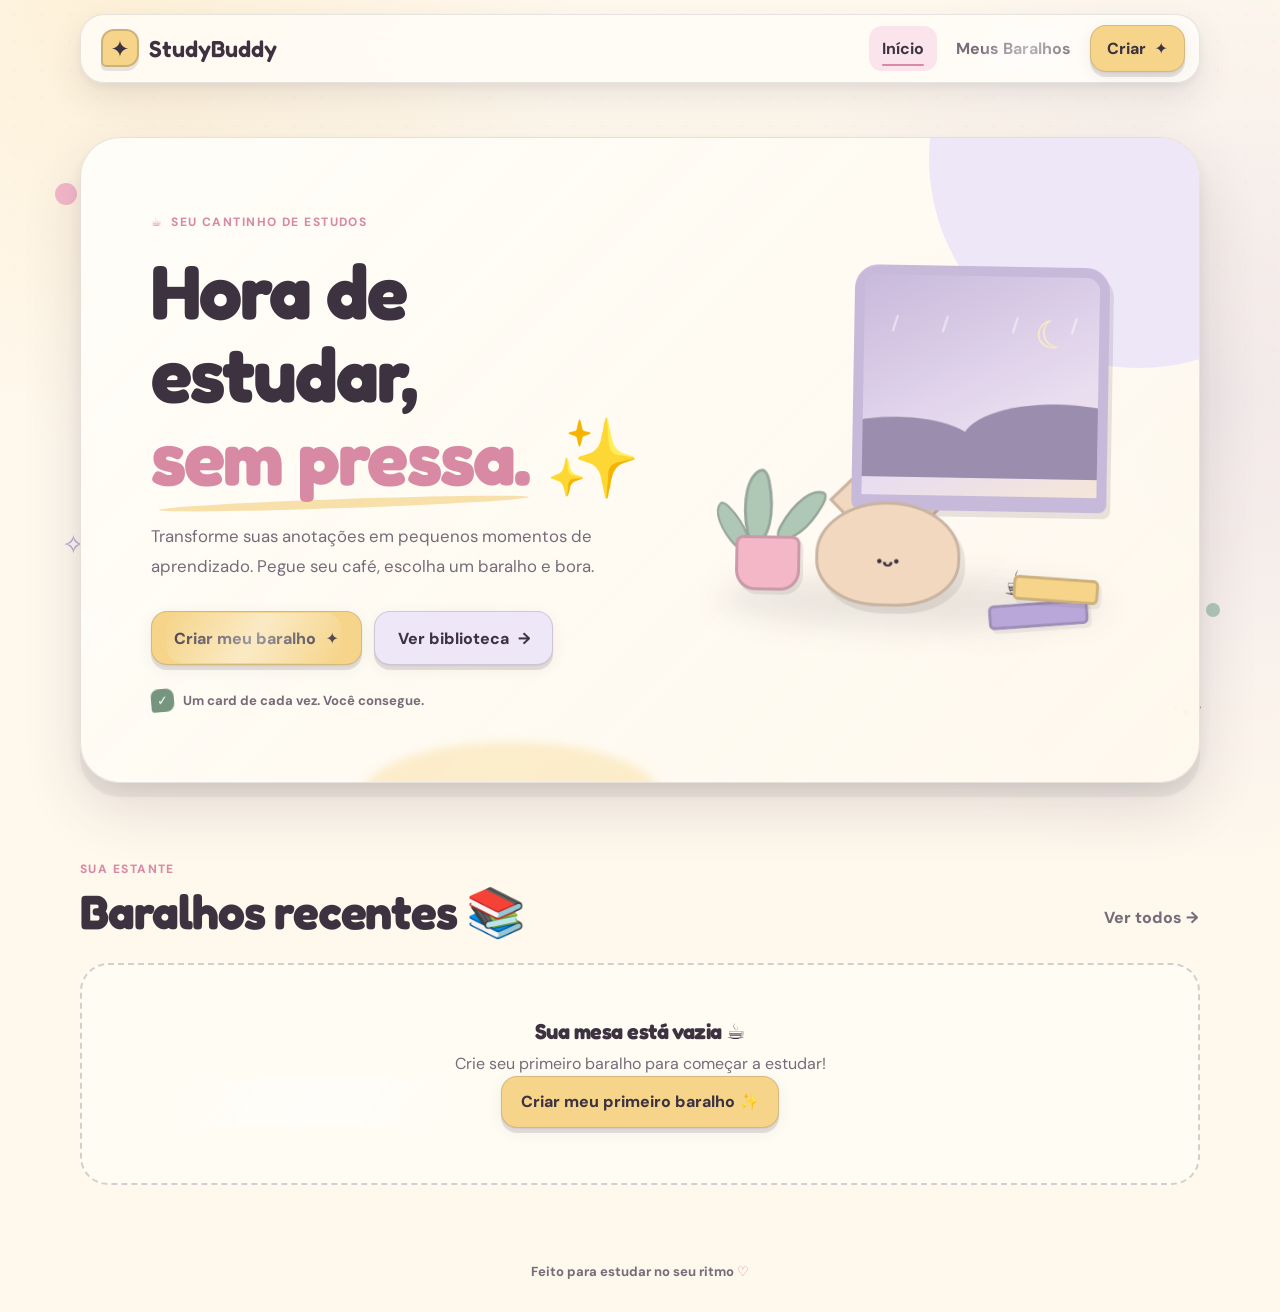
<file: index.html>
<!DOCTYPE html>
<html lang="pt-BR">
<head>
  <meta charset="UTF-8">
  <meta name="viewport" content="width=device-width, initial-scale=1.0">
  <meta name="theme-color" content="#FFF7E8">
  <title>StudyBuddy — Seu cantinho de estudos</title>
  <link rel="stylesheet" href="css/style.css">
</head>
<body class="home-page">
  <nav class="site-nav">
    <a href="index.html" class="nav-brand" aria-label="StudyBuddy — início">
      <span class="brand-mark" aria-hidden="true">✦</span>
      <span>StudyBuddy</span>
    </a>

    <div class="nav-links">
      <a href="index.html" class="is-active">Início</a>
      <a href="pages/decks.html">Meus Baralhos</a>
      <a href="pages/create.html" class="btn btn-primary nav-create">Criar <span aria-hidden="true">✦</span></a>
    </div>
  </nav>

  <main class="home-main">
    <div class="ambient-shape ambient-shape-one" aria-hidden="true"></div>
    <div class="ambient-shape ambient-shape-two" aria-hidden="true"></div>
    <span class="doodle doodle-star doodle-one" aria-hidden="true">✦</span>
    <span class="doodle doodle-star doodle-two" aria-hidden="true">✧</span>
    <span class="doodle doodle-sparkle doodle-three" aria-hidden="true">· ｡ ·</span>

    <section class="hero-card" aria-labelledby="hero-title">
      <div class="hero-copy">
        <div class="eyebrow"><span>☕</span> seu cantinho de estudos</div>
        <h1 id="hero-title">Hora de estudar,<br><span>sem pressa.</span> ✨</h1>
        <p>Transforme suas anotações em pequenos momentos de aprendizado. Pegue seu café, escolha um baralho e bora.</p>

        <div class="hero-actions">
          <a href="pages/create.html" class="btn btn-primary btn-large">
            Criar meu baralho <span class="btn-sparkle" aria-hidden="true">✦</span>
          </a>
          <a href="pages/decks.html" class="btn btn-secondary btn-large">Ver biblioteca <span aria-hidden="true">→</span></a>
        </div>

        <div class="hero-note">
          <span class="note-check" aria-hidden="true">✓</span>
          <span>Um card de cada vez. Você consegue.</span>
        </div>
      </div>

      <div class="study-scene" aria-hidden="true">
        <div class="window">
          <div class="window-sky"></div>
          <div class="window-moon">☾</div>
          <span class="rain rain-one"></span>
          <span class="rain rain-two"></span>
          <span class="rain rain-three"></span>
          <span class="rain rain-four"></span>
        </div>
        <div class="plant">
          <span class="leaf leaf-a"></span>
          <span class="leaf leaf-b"></span>
          <span class="leaf leaf-c"></span>
          <span class="pot"></span>
        </div>
        <div class="desk-cup">☕</div>
        <div class="tiny-book book-one"></div>
        <div class="tiny-book book-two"></div>
        <div class="scene-cat">
          <span class="cat-ear cat-ear-left"></span>
          <span class="cat-ear cat-ear-right"></span>
          <span class="cat-face">•ᴗ•</span>
        </div>
      </div>
    </section>

    <section class="recent-section" aria-labelledby="recent-title">
      <div class="section-heading">
        <div>
          <span class="section-kicker">sua estante</span>
          <h2 id="recent-title">Baralhos recentes <span aria-hidden="true">📚</span></h2>
        </div>
        <a href="pages/decks.html" class="text-link">Ver todos →</a>
      </div>

      <div id="recent-decks"></div>
    </section>
  </main>

  <footer class="home-footer">
    Feito para estudar no seu ritmo <span aria-hidden="true">♡</span>
  </footer>

  <script src="js/storage/storage.js"></script>
  <script src="js/app.js"></script>
</body>
</html>
</file>
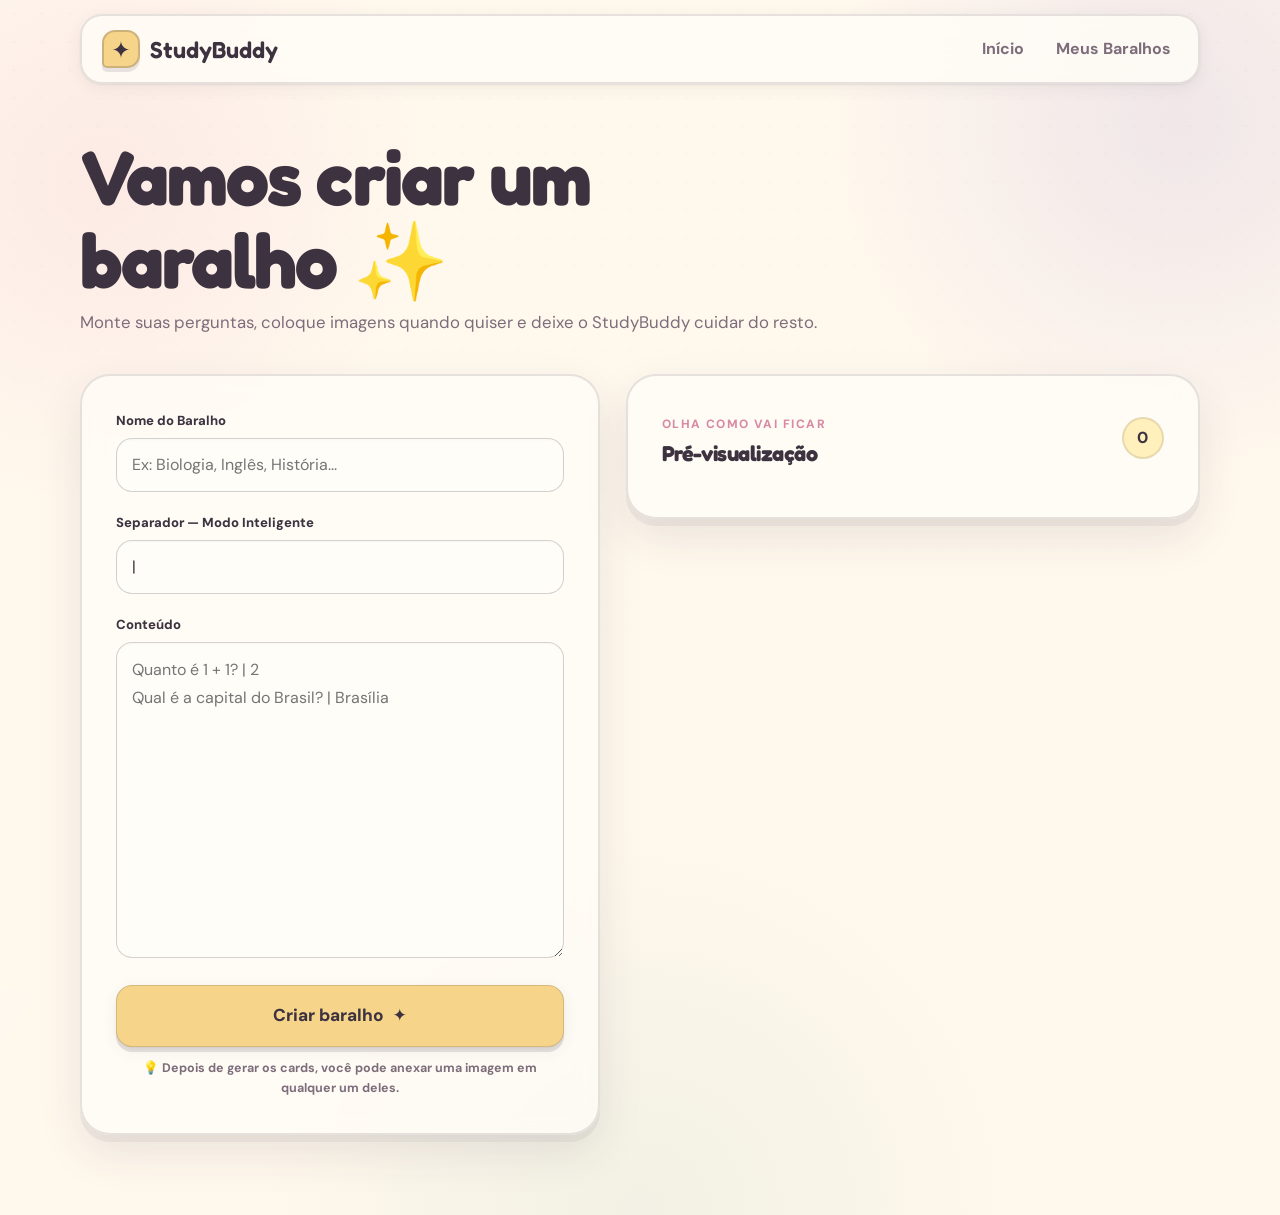
<file: pages/create.html>
<!DOCTYPE html>
<html lang="pt-BR">
<head>
  <meta charset="UTF-8">
  <meta name="viewport" content="width=device-width, initial-scale=1.0">
  <title>Criar Baralho - StudyBuddy</title>
  <link rel="stylesheet" href="../css/style.css">
  <link rel="stylesheet" href="../css/upgrade.css">
</head>
<body>
  <nav>
    <a href="../index.html" class="nav-brand"><span class="brand-mark">✦</span> StudyBuddy</a>
    <div class="nav-links">
      <a href="../index.html">Início</a>
      <a href="decks.html">Meus Baralhos</a>
    </div>
  </nav>

  <main>
    <h1>Vamos criar um baralho ✨</h1>
    <p>Monte suas perguntas, coloque imagens quando quiser e deixe o StudyBuddy cuidar do resto.</p>

    <div class="create-layout">
      <section class="create-panel">
        <div class="input-group">
          <label for="deckName">Nome do Baralho</label>
          <input type="text" id="deckName" placeholder="Ex: Biologia, Inglês, História...">
        </div>

        <div class="input-group">
          <label for="separator">Separador — Modo Inteligente</label>
          <input type="text" id="separator" value="|" placeholder="Ex: | ou ->">
        </div>

        <div class="input-group">
          <label for="deckContent">Conteúdo</label>
          <textarea id="deckContent" rows="10" placeholder="Quanto é 1 + 1? | 2
Qual é a capital do Brasil? | Brasília"></textarea>
        </div>

        <button id="btnCreate" class="btn btn-primary" style="width:100%;font-size:1.08rem;padding:1rem;">
          Criar baralho <span>✦</span>
        </button>

        <p class="attachment-hint" style="margin-top:12px;text-align:center;">
          💡 Depois de gerar os cards, você pode anexar uma imagem em qualquer um deles.
        </p>
      </section>

      <section class="preview-panel" aria-labelledby="previewTitle">
        <div class="preview-panel-header">
          <div>
            <span class="section-kicker">olha como vai ficar</span>
            <h3 id="previewTitle">Pré-visualização</h3>
          </div>
          <span class="preview-count"><span id="countPreview">0</span></span>
        </div>

        <div id="errorsContainer"></div>
        <div id="previewContainer" class="preview-grid"></div>
      </section>
    </div>
  </main>

  <script src="../js/storage/storage.js"></script>
  <script src="../js/ui/toast.js"></script>
  <script src="../js/flashcards/parser.js"></script>
  <script>
    const deckNameInput = document.getElementById('deckName');
    const separatorInput = document.getElementById('separator');
    const deckContentInput = document.getElementById('deckContent');
    const previewContainer = document.getElementById('previewContainer');
    const countPreview = document.getElementById('countPreview');
    const errorsContainer = document.getElementById('errorsContainer');
    const btnCreate = document.getElementById('btnCreate');

    let currentValidCards = [];
    const attachments = new Map();

    function fileToDataURL(file) {
      return new Promise((resolve, reject) => {
        const reader = new FileReader();
        reader.onload = () => resolve(reader.result);
        reader.onerror = reject;
        reader.readAsDataURL(file);
      });
    }

    function updatePreview() {
      const { valid, invalid } = Parser.parseCards(deckContentInput.value, separatorInput.value);
      currentValidCards = valid;
      countPreview.textContent = valid.length;
      previewContainer.innerHTML = '';

      valid.forEach((card, index) => {
        const cardDiv = document.createElement('article');
        cardDiv.className = 'preview-card';
        cardDiv.style.animationDelay = `${Math.min(index * 45, 450)}ms`;

        const frontDiv = document.createElement('div');
        const frontLabel = document.createElement('span');
        frontLabel.className = 'preview-label';
        frontLabel.textContent = 'Frente';
        frontDiv.appendChild(frontLabel);
        frontDiv.appendChild(document.createTextNode(card.front));

        const backDiv = document.createElement('div');
        backDiv.style.marginTop = '12px';
        const backLabel = document.createElement('span');
        backLabel.className = 'preview-label';
        backLabel.textContent = 'Verso';
        backDiv.appendChild(backLabel);
        backDiv.appendChild(document.createTextNode(card.back));

        const side = document.createElement('div');
        side.className = 'preview-side';

        const label = document.createElement('span');
        label.className = 'attachment-hint';
        label.textContent = '🖼️ Anexo opcional — imagem deste card';
        side.appendChild(label);

        const imageBox = document.createElement('div');
        imageBox.className = 'preview-image-box';

        const fileInput = document.createElement('input');
        fileInput.type = 'file';
        fileInput.accept = 'image/png,image/jpeg,image/webp,image/gif';
        fileInput.setAttribute('aria-label', `Anexar imagem ao card ${index + 1}`);

        if (attachments.has(card.id)) {
          const saved = attachments.get(card.id);
          const thumb = document.createElement('img');
          thumb.className = 'preview-thumb';
          thumb.src = saved;
          thumb.alt = 'Prévia da imagem anexada';
          imageBox.appendChild(thumb);
        }

        fileInput.addEventListener('change', async () => {
          const file = fileInput.files?.[0];
          if (!file) return;
          if (file.size > 3 * 1024 * 1024) {
            Toast.show('Essa imagem passa de 3 MB. Escolha uma menor.', 'error');
            fileInput.value = '';
            return;
          }
          try {
            const dataUrl = await fileToDataURL(file);
            attachments.set(card.id, dataUrl);
            updatePreview();
          } catch {
            Toast.show('Não consegui carregar essa imagem.', 'error');
          }
        });

        imageBox.appendChild(fileInput);
        side.appendChild(imageBox);
        cardDiv.append(frontDiv, backDiv, side);
        previewContainer.appendChild(cardDiv);
      });

      errorsContainer.innerHTML = '';
      invalid.forEach(err => {
        const errDiv = document.createElement('div');
        errDiv.className = 'error-msg';
        errDiv.textContent = `Linha ${err.line} ignorada: ${err.reason}`;
        errorsContainer.appendChild(errDiv);
      });
    }

    separatorInput.addEventListener('input', updatePreview);
    deckContentInput.addEventListener('input', updatePreview);

    btnCreate.addEventListener('click', () => {
      const name = deckNameInput.value.trim();
      if (!name) return Toast.show('Dê um nome ao seu baralho!', 'error');
      if (currentValidCards.length === 0) return Toast.show('Adicione pelo menos um card válido.', 'error');

      const cardsWithImages = currentValidCards.map(card => ({
        ...card,
        image: attachments.get(card.id) || null
      }));

      const newDeck = StorageAPI.saveDeck({ name, cards: cardsWithImages });
      Toast.show('Baralho criado! ✨');
      setTimeout(() => {
        window.location.href = `study.html?id=${newDeck.id}`;
      }, 700);
    });

    updatePreview();
  </script>
</body>
</html>
</file>
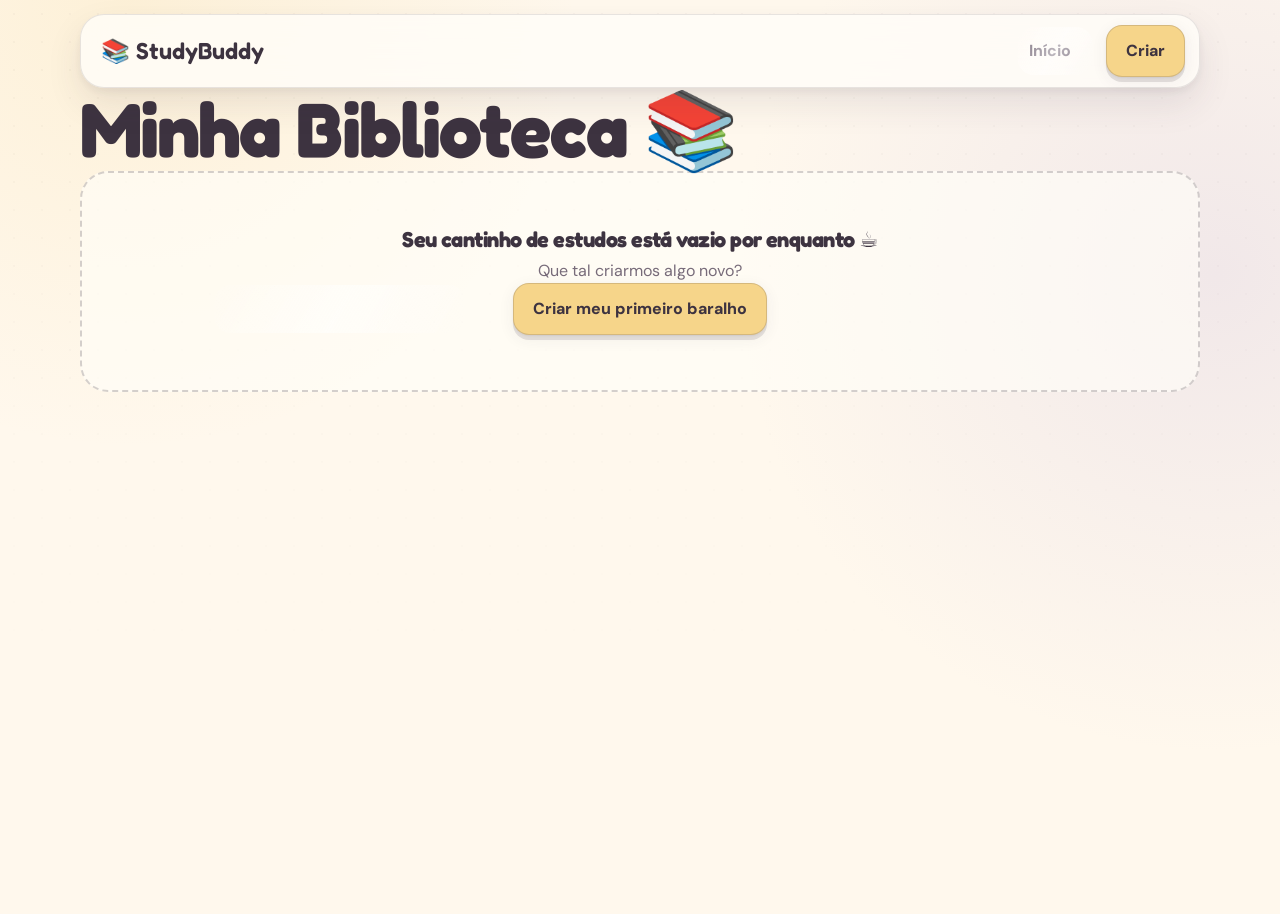
<file: pages/decks.html>
<!DOCTYPE html>
<html lang="pt-BR">
<head>
  <meta charset="UTF-8">
  <meta name="viewport" content="width=device-width, initial-scale=1.0">
  <title>Meus Baralhos - StudyBuddy</title>
  <link rel="stylesheet" href="../css/style.css">
</head>
<body>
  <nav>
    <a href="../index.html" class="nav-brand">📚 StudyBuddy</a>
    <div class="nav-links">
      <a href="../index.html">Início</a>
      <a href="create.html" class="btn btn-primary" style="margin-left: 1rem;">Criar</a>
    </div>
  </nav>

  <main>
    <h1>Minha Biblioteca 📚</h1>
    <div id="all-decks"></div>
  </main>

  <script src="../js/storage/storage.js"></script>
  <script src="../js/ui/toast.js"></script>
  <script>
    function renderDecks() {
      const container = document.getElementById('all-decks');
      const decks = StorageAPI.getAllDecks();

      if (decks.length === 0) {
        container.innerHTML = `
          <div class="empty-state">
            <h3>Seu cantinho de estudos está vazio por enquanto ☕</h3>
            <p class="mt-2 mb-2">Que tal criarmos algo novo?</p>
            <a href="create.html" class="btn btn-primary">Criar meu primeiro baralho</a>
          </div>
        `;
        return;
      }

      let html = '<div class="deck-grid">';
      decks.reverse().forEach(deck => {
        const date = new Date(deck.createdAt).toLocaleDateString('pt-BR');
        html += `
          <div class="deck-card">
            <h3>${deck.name}</h3>
            <p style="color: var(--text-light)">Criado em: ${date}</p>
            <p><strong>${deck.cards.length}</strong> cards</p>
            <div class="deck-card-actions">
              <a href="study.html?id=${deck.id}" class="btn btn-primary" style="flex: 1; text-align: center;">Estudar</a>
              <button class="btn btn-danger" onclick="deleteDeck('${deck.id}')">Excluir</button>
            </div>
          </div>
        `;
      });
      html += '</div>';
      container.innerHTML = html;
    }

    window.deleteDeck = (id) => {
      if (confirm('Tem certeza que deseja excluir este baralho? Essa ação não pode ser desfeita.')) {
        StorageAPI.deleteDeck(id);
        Toast.show('Baralho excluído.');
        renderDecks();
      }
    };

    document.addEventListener('DOMContentLoaded', renderDecks);
  </script>
</body>
</html>
</file>
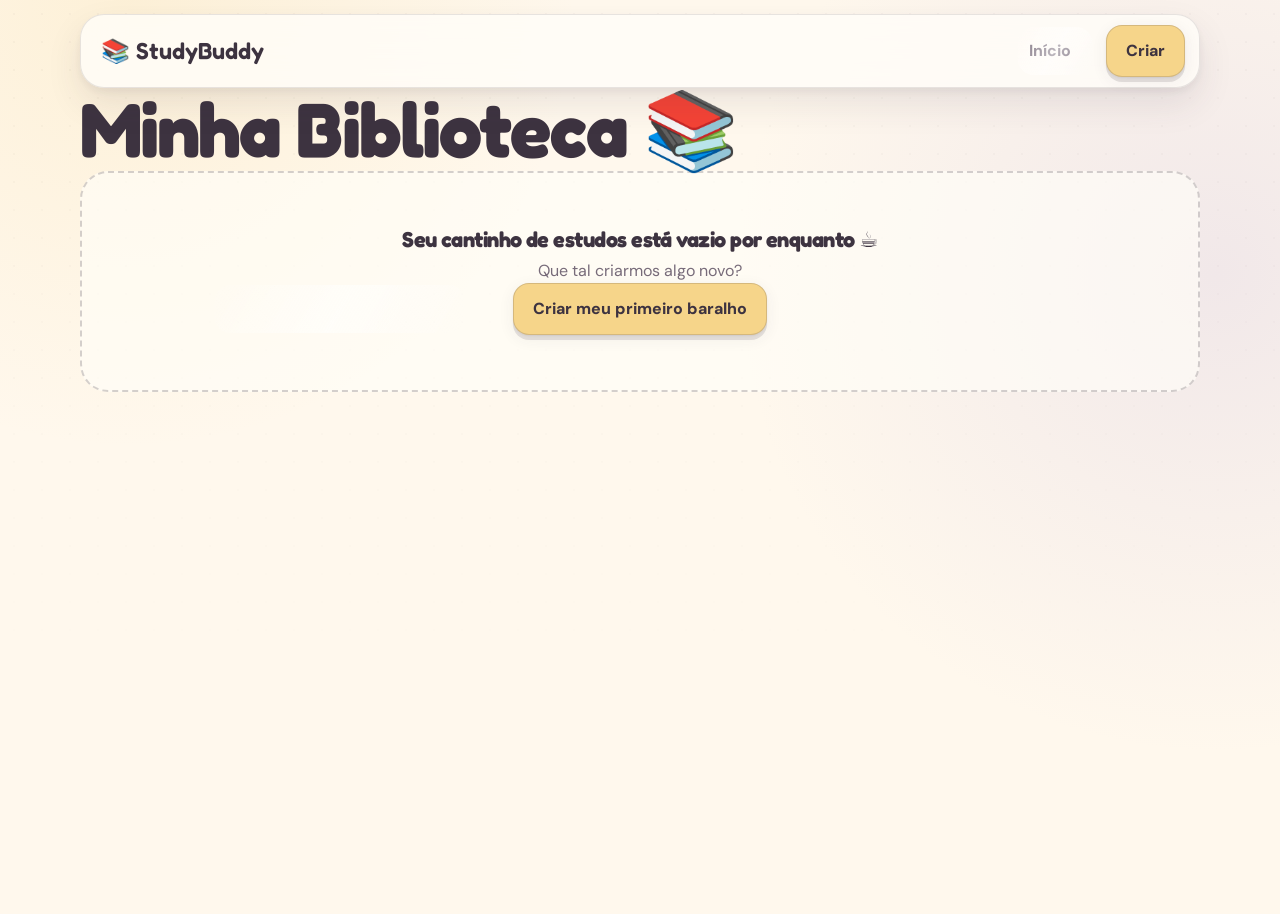
<file: pages/study.html>
<!DOCTYPE html>
<html lang="pt-BR">
<head>
  <meta charset="UTF-8">
  <meta name="viewport" content="width=device-width, initial-scale=1.0">
  <meta name="theme-color" content="#FFF7E8">
  <title>Estudando - StudyBuddy</title>
  <link rel="stylesheet" href="../css/style.css">
  <link rel="stylesheet" href="../css/upgrade.css">
</head>
<body class="study-page">
  <nav>
    <a href="../index.html" class="nav-brand"><span class="brand-mark">✦</span> StudyBuddy</a>
    <div class="nav-links">
      <a href="decks.html">Sair do estudo</a>
    </div>
  </nav>

  <main class="study-main">
    <header class="study-header">
      <div>
        <span class="section-kicker">sessão de estudo</span>
        <h2 id="deckTitle">Carregando...</h2>
      </div>
      <div class="study-progress-wrap">
        <span class="progress" id="progressCount">0 / 0</span>
        <div class="progress-track"><div id="progressBar" class="progress-bar"></div></div>
      </div>
    </header>

    <section class="study-stage">
      <button class="study-arrow study-arrow-left" id="btnPrev" aria-label="Card anterior">←</button>

      <div class="flashcard-container" id="cardContainer" tabindex="0" role="button" aria-label="Flashcard. Clique para virar.">
        <div class="flashcard" id="flashcard">
          <div class="flashcard-face flashcard-front" id="cardFront">
            <span class="face-label">frente</span>
            <div class="card-content"></div>
            <div class="card-image-wrap" id="frontImage"></div>
            <span class="flip-hint">clique para virar ✦</span>
          </div>
          <div class="flashcard-face flashcard-back" id="cardBack">
            <span class="face-label">verso</span>
            <div class="card-content"></div>
            <div class="card-image-wrap" id="backImage"></div>
            <span class="flip-hint">clique para voltar ↻</span>
          </div>
        </div>
      </div>

      <button class="study-arrow study-arrow-right" id="btnNext" aria-label="Próximo card">→</button>
    </section>

    <div class="study-toolbar">
      <button class="btn btn-secondary" id="btnShuffle">🔀 <span>Embaralhar</span></button>
      <button class="btn btn-primary" id="btnFlip">Virar <kbd>Espaço</kbd></button>
    </div>

    <p class="keyboard-hint">← → para navegar &nbsp; • &nbsp; Espaço para virar</p>
  </main>

  <script src="../js/storage/storage.js"></script>
  <script src="../js/ui/toast.js"></script>
  <script>
    document.addEventListener('DOMContentLoaded', () => {
      const deckId = new URLSearchParams(window.location.search).get('id');
      const deck = StorageAPI.getDeck(deckId);

      if (!deck || !deck.cards?.length) {
        Toast.show('Baralho não encontrado ou vazio.', 'error');
        setTimeout(() => window.location.href = 'decks.html', 900);
        return;
      }

      let cards = [...deck.cards];
      let currentIndex = 0;
      let isFlipped = false;
      let busy = false;

      const flashcard = document.getElementById('flashcard');
      const container = document.getElementById('cardContainer');
      const front = document.querySelector('#cardFront .card-content');
      const back = document.querySelector('#cardBack .card-content');
      const frontImage = document.getElementById('frontImage');
      const backImage = document.getElementById('backImage');
      const progress = document.getElementById('progressCount');
      const progressBar = document.getElementById('progressBar');
      document.getElementById('deckTitle').textContent = deck.name;

      function renderImage(target, src) {
        target.innerHTML = '';
        if (!src) return;
        const img = document.createElement('img');
        img.src = src;
        img.alt = 'Imagem anexada ao flashcard';
        target.appendChild(img);
      }

      function renderCard() {
        const card = cards[currentIndex];
        front.textContent = card.front;
        back.textContent = card.back;
        renderImage(frontImage, card.image);
        renderImage(backImage, card.image);
        progress.textContent = `${currentIndex + 1} / ${cards.length}`;
        progressBar.style.width = `${((currentIndex + 1) / cards.length) * 100}%`;
      }

      function flipCard() {
        if (busy) return;
        isFlipped = !isFlipped;
        flashcard.classList.toggle('flipped', isFlipped);
      }

      function changeCard(direction) {
        if (busy) return;
        const nextIndex = currentIndex + direction;
        if (nextIndex < 0 || nextIndex >= cards.length) {
          Toast.show(direction > 0 ? 'Você chegou ao fim do baralho! 🎉' : 'Este é o primeiro card. 🌱');
          return;
        }

        busy = true;
        const exitClass = direction > 0 ? 'slide-out-left' : 'slide-out-right';
        const enterClass = direction > 0 ? 'slide-in-right' : 'slide-in-left';
        flashcard.classList.add(exitClass);

        setTimeout(() => {
          currentIndex = nextIndex;
          isFlipped = false;
          flashcard.classList.remove('flipped', exitClass);
          renderCard();
          flashcard.classList.add(enterClass);
          requestAnimationFrame(() => requestAnimationFrame(() => flashcard.classList.remove(enterClass)));
          setTimeout(() => { busy = false; }, 360);
        }, 180);
      }

      function shuffle() {
        for (let i = cards.length - 1; i > 0; i--) {
          const j = Math.floor(Math.random() * (i + 1));
          [cards[i], cards[j]] = [cards[j], cards[i]];
        }
        currentIndex = 0;
        isFlipped = false;
        flashcard.classList.remove('flipped');
        renderCard();
        Toast.show('Baralho embaralhado! 🔀');
      }

      container.addEventListener('click', flipCard);
      document.getElementById('btnFlip').addEventListener('click', flipCard);
      document.getElementById('btnNext').addEventListener('click', () => changeCard(1));
      document.getElementById('btnPrev').addEventListener('click', () => changeCard(-1));
      document.getElementById('btnShuffle').addEventListener('click', shuffle);

      document.addEventListener('keydown', (event) => {
        if (event.target.matches('input, textarea, button, a')) return;
        if (event.code === 'Space') { event.preventDefault(); flipCard(); }
        if (event.key === 'ArrowRight') changeCard(1);
        if (event.key === 'ArrowLeft') changeCard(-1);
      });

      renderCard();
    });
  </script>
</body>
</html>
</file>
<file: css/style.css>
@import url('variables.css');
@import url('components.css');
@import url('animations.css');

*{box-sizing:border-box}html{scroll-behavior:smooth}body{min-height:100vh;margin:0;background:radial-gradient(circle at 10% 0%,rgba(246,213,138,.22),transparent 28rem),radial-gradient(circle at 95% 30%,rgba(185,167,217,.2),transparent 30rem),var(--cream);color:var(--ink);font-family:var(--font-main);line-height:1.6;overflow-x:hidden}body:before{content:"";position:fixed;inset:0;pointer-events:none;opacity:.22;background-image:radial-gradient(rgba(61,51,64,.14) 1px,transparent 1px);background-size:28px 28px;mask-image:linear-gradient(#000,transparent 82%);z-index:-1}::selection{background:var(--pink);color:var(--ink)}:focus-visible{outline:3px solid var(--lav);outline-offset:4px}a{color:inherit}button,input,textarea,select{font:inherit}h1,h2,h3,h4{margin:0;color:var(--brown);font-family:var(--font-display);line-height:1.08;letter-spacing:-.025em}h1{font-size:clamp(2.7rem,6vw,5rem)}h2{font-size:clamp(2rem,4vw,3rem)}h3{font-size:1.35rem}p{margin:0;color:var(--muted)}main{width:min(1120px,calc(100% - 40px));margin:auto}.site-nav,nav{position:sticky;top:14px;z-index:100;width:min(1120px,calc(100% - 40px));margin:14px auto 0;min-height:68px;padding:10px 14px 10px 20px;display:flex;align-items:center;justify-content:space-between;gap:20px;background:rgba(255,253,248,.82);border:1px solid rgba(61,51,64,.12);border-radius:24px;box-shadow:var(--shadow-2);backdrop-filter:blur(20px);-webkit-backdrop-filter:blur(20px);transition:transform .35s var(--ease),box-shadow .35s var(--ease)}.site-nav:hover,nav:hover{box-shadow:var(--shadow-3)}.nav-brand{display:inline-flex;align-items:center;gap:10px;text-decoration:none;font:600 1.45rem var(--font-display);color:var(--brown)}.brand-mark{width:38px;height:38px;display:grid;place-items:center;background:var(--yellow);border:2px solid var(--line-strong);border-radius:13px 13px 13px 5px;box-shadow:0 4px 0 rgba(61,51,64,.12);transition:transform .5s var(--ease-snappy)}.nav-brand:hover .brand-mark{transform:rotate(-10deg) scale(1.1) translateY(-2px)}.nav-links{display:flex;align-items:center;gap:6px}.nav-links>a:not(.btn){position:relative;padding:10px 13px;border-radius:13px;text-decoration:none;font-weight:700;color:var(--muted);transition:color .25s var(--ease),background .25s var(--ease),transform .35s var(--ease-snappy)}.nav-links>a:not(.btn):after{content:"";position:absolute;left:13px;right:13px;bottom:5px;height:2px;border-radius:99px;background:var(--pink-strong);transform:scaleX(0);transform-origin:left;transition:transform .35s var(--ease-snappy)}.nav-links>a:not(.btn):hover,.nav-links>a.is-active{color:var(--brown);background:var(--pink-soft)}.nav-links>a:not(.btn):hover{transform:translateY(-2px)}.nav-links>a:hover:after,.nav-links>a.is-active:after{transform:scaleX(1)}.home-main{position:relative;padding:54px 0 76px}.hero-card{position:relative;isolation:isolate;min-height:560px;display:grid;grid-template-columns:1.05fr .95fr;align-items:center;gap:30px;padding:clamp(34px,6vw,70px);overflow:hidden;background:linear-gradient(135deg,rgba(255,253,248,.96),rgba(255,248,237,.9));border:1px solid var(--line);border-radius:40px;box-shadow:0 14px 0 rgba(61,51,64,.055),var(--shadow-3);animation:rise .8s var(--ease-bounce) both}.hero-card:before{content:"";position:absolute;width:420px;height:420px;right:-150px;top:-190px;border-radius:50%;background:var(--lav-soft);z-index:-1}.hero-card:after{content:"";position:absolute;width:300px;height:110px;left:25%;bottom:-70px;border-radius:50%;background:rgba(246,213,138,.38);filter:blur(5px);z-index:-1}.hero-copy{max-width:650px}.eyebrow,.section-kicker{display:inline-flex;align-items:center;gap:8px;color:var(--pink-strong);font-size:.75rem;font-weight:800;letter-spacing:.12em;text-transform:uppercase}.eyebrow{margin-bottom:18px;animation:fadeUp .7s .1s var(--ease-bounce) both}.hero-copy h1{animation:fadeUp .7s .16s var(--ease-bounce) both}.hero-copy h1 span{position:relative;color:var(--pink-strong)}.hero-copy h1 span:after{content:"";position:absolute;left:2%;right:0;bottom:-5px;height:9px;border-radius:50%;background:var(--yellow);opacity:.7;transform:rotate(-2deg);z-index:-1}.hero-copy>p{max-width:570px;margin-top:22px;font-size:1.05rem;line-height:1.8;animation:fadeUp .7s .23s var(--ease-bounce) both}.hero-actions{display:flex;flex-wrap:wrap;gap:12px;margin-top:30px;animation:fadeUp .7s .3s var(--ease-bounce) both}.btn{position:relative;display:inline-flex;align-items:center;justify-content:center;gap:9px;min-height:48px;padding:.75rem 1.2rem;border:1px solid rgba(61,51,64,.18);border-radius:16px;background:var(--paper);color:var(--brown);font-weight:800;text-decoration:none;cursor:pointer;box-shadow:0 5px 0 rgba(61,51,64,.13),var(--shadow-1);transition:transform .35s var(--ease-snappy),box-shadow .35s var(--ease-snappy),filter .3s ease}.btn:before{content:"";position:absolute;inset:1px;border-radius:inherit;background:linear-gradient(120deg,transparent,rgba(255,255,255,.5),transparent);transform:translateX(-120%);transition:transform .6s var(--ease)}.btn:hover{transform:translateY(-5px) rotate(-.4deg);box-shadow:0 9px 0 rgba(61,51,64,.12),var(--shadow-2);filter:saturate(1.05)}.btn:hover:before{transform:translateX(120%)}.btn:active{transform:translateY(2px) scale(.98);box-shadow:0 2px 0 rgba(61,51,64,.12)}.btn-primary{background:var(--yellow)}.btn-secondary{background:var(--lav-soft)}.btn-danger{background:var(--pink-soft);color:var(--pink-strong)}.btn-large{min-height:54px;padding-inline:1.4rem}.nav-create{min-height:42px;padding:.6rem 1rem}.btn-sparkle{transition:transform .45s var(--ease-snappy)}.btn-primary:hover .btn-sparkle{transform:rotate(25deg) scale(1.35)}.hero-note{display:flex;align-items:center;gap:9px;margin-top:24px;font-size:.82rem;font-weight:700;color:var(--muted);animation:fadeUp .7s .4s var(--ease-bounce) both}.note-check{width:23px;height:23px;display:grid;place-items:center;color:white;background:var(--sage-strong);border-radius:8px 8px 8px 3px;transform:rotate(-5deg)}.study-scene{position:relative;width:min(100%,430px);height:390px;justify-self:end;animation:sceneIn .9s .2s var(--ease-bounce) both}.study-scene:after{content:"";position:absolute;left:5%;right:5%;bottom:25px;height:55px;border-radius:50%;background:rgba(61,51,64,.1);filter:blur(14px);z-index:-1}.window{position:absolute;top:0;right:22px;width:255px;height:245px;overflow:hidden;background:#ddd5e9;border:10px solid #c7b9d9;border-bottom-width:15px;border-radius:24px 24px 8px 8px;box-shadow:4px 6px 0 rgba(61,51,64,.12)}.window-sky{position:absolute;inset:0;background:linear-gradient(155deg,#c9b9dc,#e9ddf0 65%,#f5e6d7)}.window-sky:before,.window-sky:after{content:"";position:absolute;bottom:18px;width:160px;height:60px;background:#9b8dae;border-radius:50% 50% 0 0}.window-sky:before{left:-45px}.window-sky:after{right:-55px;width:190px;height:75px}.window-moon{position:absolute;top:28px;right:30px;color:#fff0bc;font-size:2.4rem;transform:rotate(-15deg)}.rain{position:absolute;top:40px;width:2px;height:17px;border-radius:2px;background:rgba(255,255,255,.55);transform:rotate(17deg);animation:rain 2.2s linear infinite}.rain-one{left:30px}.rain-two{left:80px;animation-delay:-1.4s}.rain-three{left:150px;animation-delay:-.9s}.rain-four{right:24px;animation-delay:-1.8s}.plant{position:absolute;left:12px;bottom:62px;width:115px;height:185px}.pot{position:absolute;bottom:0;left:26px;width:65px;height:55px;background:var(--pink);border:3px solid var(--line-strong);border-radius:8px 8px 20px 20px;box-shadow:3px 4px 0 rgba(61,51,64,.1)}.leaf{position:absolute;width:34px;height:74px;background:var(--sage);border:3px solid var(--line-strong);border-radius:90% 20% 90% 20%;transform-origin:bottom center}.leaf-a{left:39px;bottom:47px;transform:rotate(-12deg)}.leaf-b{left:60px;bottom:48px;transform:rotate(28deg) scale(.85)}.leaf-c{left:25px;bottom:44px;transform:rotate(-45deg) scale(.72)}.desk-cup{position:absolute;right:92px;bottom:45px;font-size:2.2rem;animation:float 3.2s ease-in-out infinite}.tiny-book{position:absolute;width:100px;height:25px;right:38px;bottom:30px;border:3px solid var(--line-strong);border-radius:6px;box-shadow:3px 4px 0 rgba(61,51,64,.08)}.book-one{background:var(--lav);transform:rotate(-5deg)}.book-two{right:28px;bottom:55px;width:86px;background:var(--yellow);transform:rotate(3deg)}.scene-cat{position:absolute;left:118px;bottom:48px;width:145px;height:105px;display:grid;place-items:center;background:#f1d8be;border:3px solid var(--line-strong);border-radius:52% 52% 45% 45%;box-shadow:5px 7px 0 rgba(61,51,64,.1);animation:float 4s ease-in-out infinite}.cat-ear{position:absolute;top:-24px;width:40px;height:40px;background:#f1d8be;border:3px solid var(--line-strong);transform:rotate(45deg);z-index:-1}.cat-ear-left{left:18px}.cat-ear-right{right:18px}.cat-face{margin-top:15px;font-weight:800;color:var(--brown)}.recent-section{padding-top:72px;animation:fadeUp .8s .45s var(--ease-bounce) both}.section-heading{display:flex;align-items:end;justify-content:space-between;gap:20px;margin-bottom:25px}.section-kicker{margin-bottom:7px}.text-link{padding:8px 2px;color:var(--muted);font-weight:800;text-decoration:none;transition:transform .3s var(--ease-snappy),color .2s}.text-link:hover{color:var(--pink-strong);transform:translateX(4px)}.deck-grid{display:grid;grid-template-columns:repeat(3,1fr);gap:20px}.deck-card{position:relative;min-height:190px;padding:25px 22px 20px;display:flex;flex-direction:column;gap:10px;background:rgba(255,253,248,.9);border:1px solid var(--line);border-radius:24px;box-shadow:var(--shadow-2);transition:transform .45s var(--ease-snappy),box-shadow .45s var(--ease-snappy)}.deck-card:nth-child(3n+1){transform:rotate(-.8deg)}.deck-card:nth-child(3n+2){transform:rotate(.5deg)}.deck-card:nth-child(3n){transform:rotate(-.3deg)}.deck-card:before{content:"";position:absolute;top:-9px;left:24px;width:58px;height:18px;border-radius:3px;background:rgba(243,183,200,.72);transform:rotate(-3deg)}.deck-card:nth-child(3n+2):before{background:rgba(185,167,217,.65);transform:rotate(2deg)}.deck-card:nth-child(3n):before{background:rgba(246,213,138,.78)}.deck-card:hover{transform:translateY(-9px) rotate(0) scale(1.02);box-shadow:0 12px 0 rgba(61,51,64,.07),var(--shadow-3)}.deck-card h3{margin-top:6px}.deck-card p{font-size:.9rem}.deck-card-actions{display:flex;gap:8px;margin-top:auto;padding-top:10px}.deck-card-actions .btn{width:100%}.empty-state{padding:55px 25px;text-align:center;background:rgba(255,253,248,.65);border:2px dashed var(--line-strong);border-radius:28px}.empty-state h3{margin-bottom:7px}.home-footer{padding:0 20px 30px;text-align:center;color:var(--muted);font-size:.82rem;font-weight:700}.home-footer span{color:var(--pink-strong)}.ambient-shape,.doodle{position:absolute;pointer-events:none}.ambient-shape-one{width:22px;height:22px;top:100px;left:-25px;border-radius:50%;background:var(--pink);animation:float 4s ease-in-out infinite}.ambient-shape-two{width:14px;height:14px;top:520px;right:-20px;border-radius:50%;background:var(--sage);animation:float 5s 1s ease-in-out infinite reverse}.doodle{color:var(--lav);font-size:1.7rem;animation:twinkle 3s ease-in-out infinite}.doodle-one{top:50px;right:4%}.doodle-two{top:440px;left:-18px}.doodle-three{top:610px;right:-2px;color:var(--pink-strong);font-size:1.2rem}

/* shared forms / pages */
.input-group{margin-bottom:18px}.input-group label{display:block;margin-bottom:7px;color:var(--brown);font-size:.82rem;font-weight:800}.input-group input,.input-group textarea,select{width:100%;border:1px solid var(--line-strong);border-radius:16px;background:rgba(255,253,248,.8);color:var(--ink);padding:13px 15px;outline:none;box-shadow:inset 0 1px 2px rgba(61,51,64,.03);transition:border .25s var(--ease),box-shadow .35s var(--ease),transform .35s var(--ease)}.input-group textarea{resize:vertical;min-height:180px}.input-group input:focus,.input-group textarea:focus,select:focus{border-color:var(--pink-strong);box-shadow:0 0 0 5px rgba(243,183,200,.2),var(--shadow-1);transform:translateY(-1px)}.error-msg{margin:10px 0;padding:10px 13px;border-radius:13px;background:var(--pink-soft);color:var(--pink-strong);font-size:.8rem;font-weight:700}.preview-grid{display:grid;gap:13px}.preview-card{padding:17px;border:1px solid var(--line);border-radius:18px;background:rgba(255,253,248,.8);box-shadow:var(--shadow-1);animation:cardIn .45s var(--ease-bounce) both}.preview-label{display:block;margin-bottom:4px;color:var(--pink-strong);font-size:.67rem;font-weight:900;letter-spacing:.1em;text-transform:uppercase}.preview-image-box{display:flex;gap:9px;align-items:center;margin-top:8px}.preview-image-box input[type=file]{width:100%;padding:8px;border:1px dashed var(--line-strong);border-radius:12px;background:rgba(255,255,255,.45);font-size:.72rem}.preview-thumb{width:58px;height:45px;object-fit:cover;border-radius:10px;border:1px solid var(--line)}
@media(max-width:850px){main{width:min(100% - 24px,700px)}.site-nav,nav{width:calc(100% - 24px)}.hero-card{grid-template-columns:1fr;padding:35px;min-height:0}.study-scene{justify-self:center}.deck-grid{grid-template-columns:1fr 1fr}.create-layout{grid-template-columns:1fr}.preview-panel{position:static}.study-header{flex-direction:column;align-items:flex-start}.study-progress-wrap{width:100%;text-align:left}}
@media(max-width:560px){.nav-links>a:not(.btn){display:none}.hero-card{padding:28px;border-radius:30px}.study-scene{transform:scale(.82);transform-origin:center;height:330px;margin:-25px 0}.deck-grid{grid-template-columns:1fr}.hero-actions .btn{width:100%}.section-heading{align-items:flex-start;flex-direction:column}}
@media(prefers-reduced-motion:reduce){*,*:before,*:after{scroll-behavior:auto!important;animation-duration:.01ms!important;animation-iteration-count:1!important;transition-duration:.01ms!important}}
</file>
<file: css/upgrade.css>
/* =========================================================
   StudyBuddy — UI Upgrade Layer
   A playful, fluid layer for study/create/deck screens.
========================================================= */

:root {
  --ink: #3d3340;
  --muted: #7d6d7b;
  --line-soft: rgba(61, 51, 64, .13);
  --glass-paper: rgba(255, 253, 247, .82);
  --card-shadow: 0 18px 45px rgba(61, 51, 64, .10), 0 7px 0 rgba(61, 51, 64, .06);
}

/* ---------- Shared pages ---------- */
body:not(.home-page) {
  background:
    radial-gradient(circle at 8% 15%, rgba(243,183,200,.22), transparent 20rem),
    radial-gradient(circle at 92% 10%, rgba(185,167,217,.22), transparent 22rem),
    radial-gradient(circle at 50% 100%, rgba(175,199,181,.16), transparent 24rem),
    var(--cream);
}

body:not(.home-page) > nav {
  width: min(1120px, calc(100% - 40px));
  margin: 14px auto 0;
  padding: 10px 14px 10px 20px;
  min-height: 68px;
  border: 2px solid var(--line-soft);
  border-radius: 22px;
  background: var(--glass-paper);
  box-shadow: var(--shadow-sm);
  backdrop-filter: blur(16px);
  -webkit-backdrop-filter: blur(16px);
  position: sticky;
  top: 14px;
  z-index: 100;
}

body:not(.home-page) > main {
  padding: 52px 0 80px;
}

body:not(.home-page) > main > h1 {
  max-width: 760px;
  margin-bottom: 8px;
  animation: upgradeRise .7s var(--ease-soft) both;
}

body:not(.home-page) > main > h1 + p {
  font-size: 1.05rem;
  margin-bottom: 38px;
  animation: upgradeRise .7s .08s var(--ease-soft) both;
}

/* ---------- Create screen ---------- */
.create-layout {
  display: grid;
  grid-template-columns: minmax(0, .95fr) minmax(360px, 1.05fr);
  gap: 26px;
  align-items: start;
}

.create-panel,
.preview-panel {
  background: rgba(255,253,247,.76);
  border: 2px solid var(--line-soft);
  border-radius: 30px;
  padding: clamp(22px, 4vw, 34px);
  box-shadow: var(--card-shadow);
  backdrop-filter: blur(10px);
  -webkit-backdrop-filter: blur(10px);
}

.create-panel { animation: upgradeRise .7s .08s var(--ease-soft) both; }
.preview-panel { animation: upgradeRise .7s .16s var(--ease-soft) both; }

.create-panel .input-group { margin-bottom: 20px; }
.create-panel textarea { min-height: 260px; line-height: 1.8; }

.preview-panel-header {
  display: flex;
  align-items: center;
  justify-content: space-between;
  gap: 14px;
  margin-bottom: 18px;
}

.preview-panel-header h3 { margin: 0; }

.preview-count {
  min-width: 42px;
  padding: 5px 12px;
  border-radius: 999px;
  background: var(--yellow-soft);
  border: 2px solid rgba(61,51,64,.12);
  font-weight: 800;
  text-align: center;
}

.preview-grid {
  grid-template-columns: 1fr !important;
  gap: 14px !important;
  margin-top: 0 !important;
}

.preview-card {
  position: relative;
  overflow: hidden;
  padding: 18px 18px 16px !important;
  border: 2px solid var(--line-soft) !important;
  border-radius: 22px !important;
  background: var(--paper) !important;
  box-shadow: 0 7px 0 rgba(61,51,64,.055) !important;
  animation: previewFloatIn .5s var(--ease-soft) both !important;
}

.preview-card::before {
  content: '';
  position: absolute;
  left: 0;
  top: 0;
  bottom: 0;
  width: 6px;
  background: linear-gradient(var(--pink), var(--lavender));
}

.preview-card:hover {
  transform: translateY(-3px) rotate(.25deg);
  box-shadow: 0 10px 0 rgba(61,51,64,.07) !important;
}

.preview-side {
  display: grid;
  gap: 11px;
  margin-top: 14px;
  padding-top: 13px;
  border-top: 1px dashed rgba(61,51,64,.16);
}

.preview-label {
  display: block;
  margin-bottom: 5px;
  color: var(--pink-dark);
  font-size: .72rem;
  font-weight: 900;
  letter-spacing: .08em;
  text-transform: uppercase;
}

.preview-image-box {
  display: flex;
  align-items: center;
  gap: 10px;
  min-height: 50px;
  padding: 9px;
  border: 2px dashed rgba(185,167,217,.65);
  border-radius: 15px;
  background: rgba(233,224,245,.34);
}

.preview-image-box input[type=file] {
  width: 100%;
  font: 700 .82rem var(--font-main);
  color: var(--muted);
}

.preview-thumb {
  width: 54px;
  height: 54px;
  flex: 0 0 54px;
  object-fit: cover;
  border-radius: 12px;
  border: 2px solid rgba(61,51,64,.15);
  box-shadow: 2px 3px 0 rgba(61,51,64,.08);
}

.attachment-hint {
  color: var(--muted);
  font-size: .78rem;
  font-weight: 700;
}

.error-msg {
  margin: 8px 0 !important;
  padding: 9px 12px !important;
  border: 2px solid rgba(61,51,64,.12) !important;
  background: rgba(243,183,200,.35) !important;
}

/* ---------- Study screen ---------- */
.study-page main {
  max-width: 1080px;
}

.study-shell {
  position: relative;
  padding: 18px 0 60px;
}

.study-topbar {
  display: grid;
  grid-template-columns: 1fr auto 1fr;
  align-items: center;
  gap: 16px;
  margin-bottom: 22px;
}

.study-title-wrap { min-width: 0; }
.study-title-wrap h2 {
  margin: 0;
  overflow: hidden;
  text-overflow: ellipsis;
  white-space: nowrap;
}

.study-kicker {
  display: block;
  margin-bottom: 3px;
  color: var(--pink-dark);
  font-size: .7rem;
  font-weight: 900;
  letter-spacing: .12em;
  text-transform: uppercase;
}

.study-progress {
  position: relative;
  min-width: 160px;
  padding: 8px 15px;
  overflow: hidden;
  border: 2px solid rgba(61,51,64,.12);
  border-radius: 999px;
  background: var(--paper);
  box-shadow: var(--shadow-xs);
  text-align: center;
  font-weight: 900;
}

.study-progress::before {
  content: '';
  position: absolute;
  left: 0;
  top: 0;
  bottom: 0;
  width: var(--progress, 0%);
  background: rgba(175,199,181,.32);
  z-index: 0;
  transition: width 500ms var(--ease-soft);
}

.study-progress span { position: relative; z-index: 1; }

.study-stage {
  position: relative;
  display: grid;
  place-items: center;
  min-height: 570px;
  padding: 32px;
  border: 2px solid rgba(61,51,64,.09);
  border-radius: 38px;
  background:
    radial-gradient(circle at 20% 20%, rgba(246,213,138,.25), transparent 13rem),
    radial-gradient(circle at 82% 80%, rgba(185,167,217,.22), transparent 15rem),
    rgba(255,253,247,.57);
  box-shadow: inset 0 0 0 1px rgba(255,255,255,.5), var(--shadow-float);
  overflow: hidden;
}

.study-stage::before,
.study-stage::after {
  position: absolute;
  color: rgba(61,51,64,.16);
  font-size: 2rem;
  pointer-events: none;
}

.study-stage::before { content: '✦'; top: 30px; left: 5%; animation: twinkle 3s ease-in-out infinite; }
.study-stage::after { content: '✧'; right: 7%; bottom: 38px; animation: twinkle 3.6s .8s ease-in-out infinite; }

.flashcard-container {
  max-width: 720px !important;
  height: 430px !important;
  filter: drop-shadow(0 25px 24px rgba(61,51,64,.10));
}

.flashcard {
  will-change: transform;
  transform-origin: center center;
  transition: transform 760ms cubic-bezier(.18,.82,.2,1) !important;
}

.flashcard-face {
  overflow: hidden;
  border: 2px solid rgba(61,51,64,.17) !important;
  border-radius: 32px !important;
  box-shadow: 0 14px 0 rgba(61,51,64,.08), inset 0 0 0 1px rgba(255,255,255,.65) !important;
  padding: 48px !important;
  font-size: clamp(1.35rem, 2.4vw, 2rem) !important;
  line-height: 1.4;
}

.flashcard-face::after {
  content: '✦';
  position: absolute;
  right: 25px;
  top: 20px;
  color: rgba(61,51,64,.13);
  font-size: 1.2rem;
  transform: rotate(10deg);
}

.flashcard-front { background: linear-gradient(145deg, #fffdf7, #fff7e8) !important; }
.flashcard-back { background: linear-gradient(145deg, #fff0bc, #f6d58a) !important; }

.card-content {
  position: relative;
  z-index: 2;
  width: min(100%, 570px);
  display: flex;
  flex-direction: column;
  align-items: center;
  gap: 18px;
}

.card-text { white-space: pre-wrap; overflow-wrap: anywhere; }

.card-attachment {
  width: min(100%, 390px);
  max-height: 190px;
  object-fit: contain;
  border-radius: 18px;
  border: 2px solid rgba(61,51,64,.12);
  box-shadow: 0 8px 0 rgba(61,51,64,.07);
  background: rgba(255,255,255,.45);
}

.card-side-label {
  align-self: flex-start;
  color: var(--pink-dark);
  font-size: .7rem;
  font-weight: 900;
  letter-spacing: .12em;
  text-transform: uppercase;
}

.study-controls {
  display: flex;
  align-items: center;
  justify-content: center;
  gap: 10px;
  margin-top: 20px;
  flex-wrap: wrap;
}

.study-controls .btn { min-width: 116px; }
.study-controls .btn-primary { min-width: 155px; }

.study-tip {
  margin-top: 13px;
  color: var(--brown-muted);
  text-align: center;
  font-size: .78rem;
  font-weight: 700;
}

/* ---------- Library ---------- */
.library-heading {
  display: flex;
  justify-content: space-between;
  align-items: end;
  gap: 20px;
  margin-bottom: 30px;
}

.library-heading h1 { margin: 0; }
.library-heading p { margin-top: 5px; }

/* ---------- File input ---------- */
input[type=file]::file-selector-button {
  border: 0;
  margin-right: 8px;
  padding: 8px 12px;
  border-radius: 11px;
  background: var(--lavender);
  color: var(--brown);
  font: 800 .78rem var(--font-main);
  cursor: pointer;
}

/* ---------- Responsive ---------- */
@media (max-width: 850px) {
  .create-layout { grid-template-columns: 1fr; }
  .study-topbar { grid-template-columns: 1fr auto; }
  .study-topbar .study-progress { grid-column: 2; grid-row: 1; }
  .study-stage { min-height: 510px; padding: 20px; }
}

@media (max-width: 620px) {
  body:not(.home-page) > nav { width: calc(100% - 20px); top: 8px; margin-top: 8px; }
  body:not(.home-page) > main { width: calc(100% - 24px); padding-top: 34px; }
  .create-panel, .preview-panel { padding: 20px; border-radius: 24px; }
  .study-topbar { display: flex; flex-wrap: wrap; }
  .study-progress { margin-left: auto; }
  .study-stage { min-height: 455px; border-radius: 28px; padding: 14px; }
  .flashcard-container { height: 360px !important; }
  .flashcard-face { padding: 28px !important; border-radius: 25px !important; }
  .study-controls .btn { flex: 1 1 calc(50% - 10px); min-width: 0; }
  .study-controls .btn-primary { flex-basis: 100%; order: -1; }
}

@keyframes upgradeRise {
  from { opacity: 0; transform: translateY(18px); }
  to { opacity: 1; transform: translateY(0); }
}

@keyframes previewFloatIn {
  from { opacity: 0; transform: translateY(14px) rotate(-1deg) scale(.97); }
  to { opacity: 1; transform: translateY(0) rotate(0) scale(1); }
}

@media (prefers-reduced-motion: reduce) {
  .flashcard,
  .study-progress::before { transition: none !important; }
}
</file>
